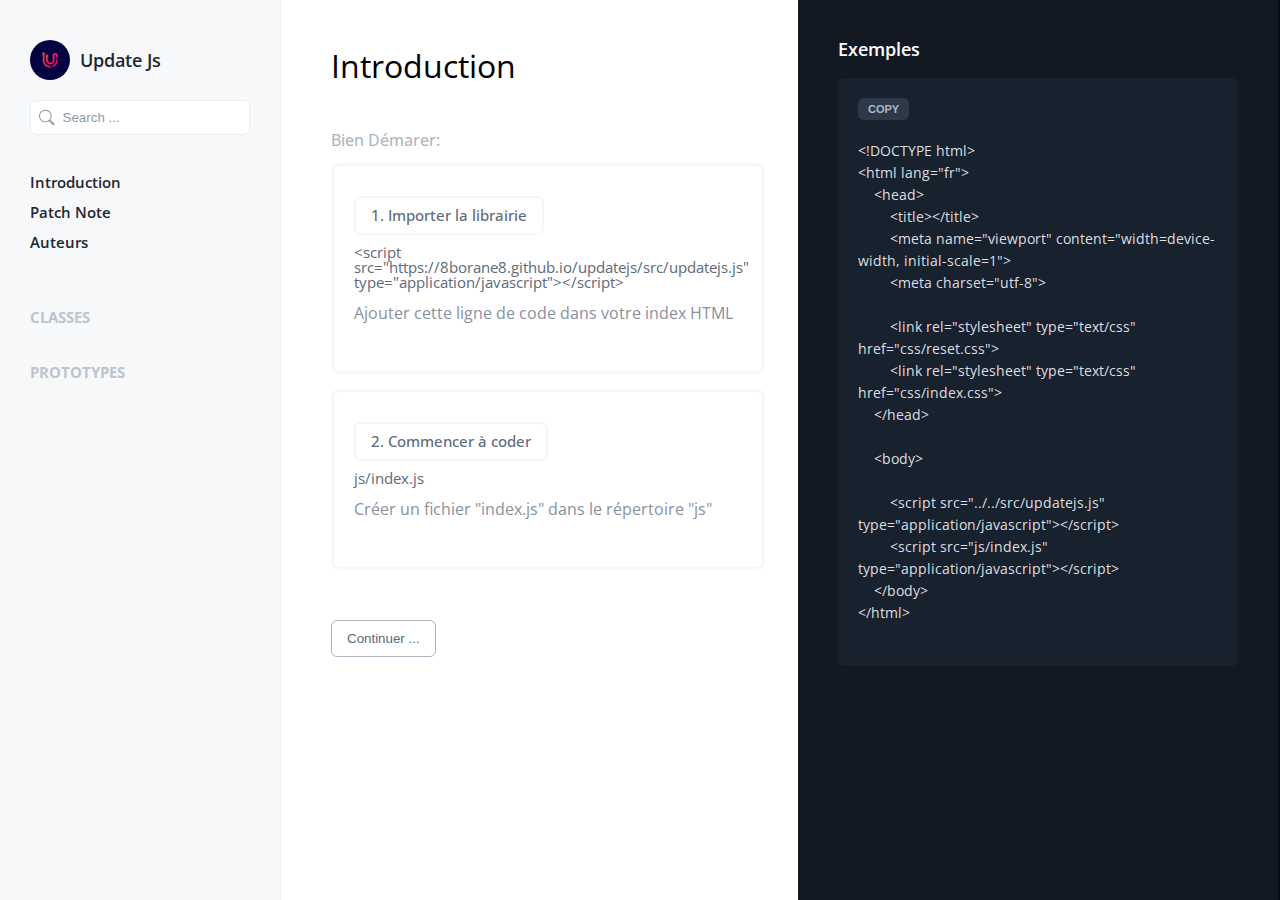
<file: exemples/doc/index.html>
<!DOCTYPE html>
<html lang="fr">
    <head>
        <title>Update Js - Documentation</title>
        <meta name="viewport" content="width=device-width, initial-scale=1">
        <meta charset="utf-8">

        <link rel="stylesheet" type="text/css" href="css/reset.css">
        <link rel="stylesheet" type="text/css" href="css/index.css">
    </head>

    <body>
        <section id="nav">
            <div id="nav-title-container">
                <img alt="logo" src="img/logo.png" width="40" height="40">
                <h1>Update Js</h1>
            </div>
            <div id="nav-search-container">
                <svg onclick="document.getElementById('search-input').focus();" xmlns="http://www.w3.org/2000/svg" width="16" height="16" fill="currentColor" class="bi bi-search" viewBox="0 0 16 16">
                    <path d="M11.742 10.344a6.5 6.5 0 1 0-1.397 1.398h-.001c.03.04.062.078.098.115l3.85 3.85a1 1 0 0 0 1.415-1.414l-3.85-3.85a1.007 1.007 0 0 0-.115-.1zM12 6.5a5.5 5.5 0 1 1-11 0 5.5 5.5 0 0 1 11 0z"/>
                </svg>
                <input type="text" id="search-input" placeholder="Search ...">
            </div>
            <div id="nav-chapiters-container">
                <p onclick="doc(0);">Introduction</p>
                <p onclick="doc(1);">Patch Note</p>
                <p onclick="doc(2);">Auteurs</p>
            </div>
            <div id="nav-code-container">
                <div id="nav-code-classes-container">
                    <h2 id="nav-code-classes-title">CLASSES</h2>
                </div>
                <div id="nav-code-prototypes-container">
                    <h2 id="nav-code-prototypes-title">PROTOTYPES</h2>
                </div>
            </div>
            <svg id="close-nav" xmlns="http://www.w3.org/2000/svg" width="16" height="16" fill="currentColor" class="bi bi-x-lg" viewBox="0 0 16 16">
                <path d="M2.146 2.854a.5.5 0 1 1 .708-.708L8 7.293l5.146-5.147a.5.5 0 0 1 .708.708L8.707 8l5.147 5.146a.5.5 0 0 1-.708.708L8 8.707l-5.146 5.147a.5.5 0 0 1-.708-.708L7.293 8 2.146 2.854Z"/>
            </svg>
        </section>
        <main>
            <div id="main-options-container">
                <svg id="main-options-search" xmlns="http://www.w3.org/2000/svg" width="16" height="16" fill="currentColor" class="bi bi-search" viewBox="0 0 16 16">
                    <path d="M11.742 10.344a6.5 6.5 0 1 0-1.397 1.398h-.001c.03.04.062.078.098.115l3.85 3.85a1 1 0 0 0 1.415-1.414l-3.85-3.85a1.007 1.007 0 0 0-.115-.1zM12 6.5a5.5 5.5 0 1 1-11 0 5.5 5.5 0 0 1 11 0z"/>
                </svg>
                <svg id="main-options-code" xmlns="http://www.w3.org/2000/svg" width="16" height="16" fill="currentColor" class="bi bi-code" viewBox="0 0 16 16">
                    <path d="M5.854 4.854a.5.5 0 1 0-.708-.708l-3.5 3.5a.5.5 0 0 0 0 .708l3.5 3.5a.5.5 0 0 0 .708-.708L2.707 8l3.147-3.146zm4.292 0a.5.5 0 0 1 .708-.708l3.5 3.5a.5.5 0 0 1 0 .708l-3.5 3.5a.5.5 0 0 1-.708-.708L13.293 8l-3.147-3.146z"/>
                </svg>
            </div>
            <h1 id="main-title"></h1>
            
            <div id="main-arg-full-container">
                
            </div>

            <button id="main-continue" next="1">Continuer ...</button>

        </main>
        <section id="exemple">
            <h1>Exemples</h1>
            <code>
                <button id="copy">COPY</button>
                <pre id="exemple-code-container" wrap="white-space">
&#x3C;!DOCTYPE html&#x3E;
&#x3C;html lang=&#x22;fr&#x22;&#x3E;
    &#x3C;head&#x3E;
        &#x3C;title&#x3E;&#x3C;/title&#x3E;
        &#x3C;meta name=&#x22;viewport&#x22; content=&#x22;width=device-width, initial-scale=1&#x22;&#x3E;
        &#x3C;meta charset=&#x22;utf-8&#x22;&#x3E;
                    
        &#x3C;link rel=&#x22;stylesheet&#x22; type=&#x22;text/css&#x22; href=&#x22;css/reset.css&#x22;&#x3E;
        &#x3C;link rel=&#x22;stylesheet&#x22; type=&#x22;text/css&#x22; href=&#x22;css/index.css&#x22;&#x3E;
    &#x3C;/head&#x3E;
                    
    &#x3C;body&#x3E;
            
        &#x3C;script src=&#x22;../../src/updatejs.js&#x22; type=&#x22;application/javascript&#x22;&#x3E;&#x3C;/script&#x3E;
        &#x3C;script src=&#x22;js/index.js&#x22; type=&#x22;application/javascript&#x22;&#x3E;&#x3C;/script&#x3E;
    &#x3C;/body&#x3E;
&#x3C;/html&#x3E;
                </pre>
            </code>
            <svg id="close-exemple" xmlns="http://www.w3.org/2000/svg" width="16" height="16" fill="currentColor" class="bi bi-x-lg" viewBox="0 0 16 16">
                <path d="M2.146 2.854a.5.5 0 1 1 .708-.708L8 7.293l5.146-5.147a.5.5 0 0 1 .708.708L8.707 8l5.147 5.146a.5.5 0 0 1-.708.708L8 8.707l-5.146 5.147a.5.5 0 0 1-.708-.708L7.293 8 2.146 2.854Z"/>
            </svg>
        </section>

        <script src="../../src/updatejs.js" type="application/javascript"></script>
        <script src="js/index.js" type="application/javascript"></script>
    </body>
</html>
</file>
<file: exemples/doc/css/index.css>
body{
    display: flex;
    justify-content: space-between;
    align-items: flex-start;
    flex-direction: row;
}

section#nav{
    background-color: #f7f8fa;
    height: calc(100vh - 40px * 2);
    border-right: solid 1px #f1f4f6;

    width: 220px;
    padding: 40px 30px;

    display: flex;
    justify-content: flex-start;
    align-items: flex-start;
    flex-direction: column;
    gap: 20px;
    overflow-y: auto;


    position: fixed;
    top: 0px;
    left: 0px;
}

section#nav div#nav-title-container, section#nav div#nav-search-container{
    display: flex;
    justify-content: center;
    align-items: center;
    flex-direction: row;
    gap: 10px;
}

section#nav div#nav-title-container img{
    border-radius: 50%;
}

section#nav div#nav-title-container h1{
    font-size: 18px;
    font-weight: 600;
    color: #212731;
}

section#nav div#nav-search-container{
    gap: 0px;
    width: 100%;
    display: flex;
    flex-direction: row;
    align-items: center;
    justify-content: flex-start;
}

section#nav div#nav-search-container svg{
    border: solid 1px #ebeef2;
    background-color: #ffffff;
    border-right-style: none;
    width: 17px;
    height: 17px;
    padding: 8px 0px 8px 8px;
    border-radius: 6px 0px 0px 6px;
    color: #909ba8;
}

section#nav div#nav-search-container input#search-input{
    border: solid 1px #ebeef2;
    background-color: #ffffff;
    border-left-style: none;
    width: calc(100% - 25px);
    height: 17px;
    padding: 8px;
    border-radius: 0px 6px 6px 0px;
    outline: none;
}

section#nav div#nav-search-container input#search-input::placeholder{
    color: #909ba8;
}

section#nav div#nav-chapiters-container, section#nav div#nav-code-container div{
    margin-top: 20px;
    display: flex;
    justify-content: center;
    align-items: flex-start;
    flex-direction: column;
    gap: 15px;
}

section#nav div#nav-chapiters-container p, section#nav div#nav-code-container div p{
    color: #212731;
    font-size: 15px;
    font-weight: 600;
    cursor: pointer;
    transition: all 0.15s linear;
    text-decoration: underline;
    text-underline-offset: 3px;
    text-decoration-color: #f7f8fa;
}

section#nav div#nav-chapiters-container p:hover, section#nav div#nav-code-container div p:hover{
    text-decoration-color: #212731;
}

section#nav div#nav-code-container{
    margin-top: 20px;
    display: flex;
    justify-content: center;
    align-items: flex-start;
    flex-direction: column;
    gap: 20px;
}

section#nav div#nav-code-container div h2{
    font-size: 15px;
    color: #bdc4cd;
    cursor: pointer;
    user-select: none;
}

section#nav div#nav-code-container div p{
    margin-left: 10px;
    display: flex;
    justify-content: center;
    align-items: center;
    gap: 10px;
}






main{
    background-color: #ffffff;
    padding: 50px 40px 50px 50px;
    height: calc(100vh - 50px * 2);

    display: flex;
    justify-content: flex-start;
    align-items: flex-start;
    flex-direction: column;
    gap: 20px;

    width: 100%;

    position: fixed;
    overflow-y: scroll;
    left: 281px;
    right: calc(100% - 281px - 40% - 40px - 50px - 41px);
    max-width: calc(100% - 281px - 400px - 40px * 2 - 50px - 41px);
}

main h1{
    font-size: 32px;
    font-weight: 400;
}

main p.main-subtitle{
    margin-top: 30px;
    font-size: 16px;
    font-weight: 500;
    color: #afb6c1;
}

main div.main-arg-container{
    display: flex;
    flex-direction: row;
    justify-content: flex-start;
    align-items: flex-start;
    padding: 30px 20px 50px 20px;
    width: calc(100% - 20px * 2);
    border: solid #f7f8fa 3px;
    border-radius: 8px;
    position: relative;
    flex-wrap: wrap;
}

main div.main-arg-container div:nth-child(1){
    width: 230px;
}

main div.main-arg-container div:nth-child(1) p{
    font-size: 14px;
    font-weight: 500;
    border: solid #f4f6f8 2px;
    border-radius: 6px;
    padding: 10px 15px;
    color: #6f7a8a;
}

main div.main-arg-container div{
    left: 250px;
    display: flex;
    justify-content: center;
    align-items: flex-start;
    gap: 15px;
    flex-direction: column;
}

main div.main-arg-container div p:nth-child(1){
    color: #5d697c;
    font-size: 15px;
}

main div.main-arg-container div p:nth-child(2){
    color: #87919e;
}

div.main-arg-container > div:nth-child(2){
    margin-bottom: 10px;
    position: relative;
    top: 10px;
    left: 0px;
}

main button{
    border: solid #afb6c1 1px;
    border-radius: 6px;
    padding: 10px 15px;
    background-color: white;
    cursor: pointer;
    margin-top: 30px;
    color: #5d697c;
    transition: all 0.2s linear;
}

main button:hover{
    color: black;
}

main div#main-arg-full-container, main div#main-arg-full-container > div{
    width: 100%;
    display: flex;
    flex-direction: column;
    justify-content: center;
    align-items: flex-start;
    gap: 15px;
}

main div#main-options-container{
    display: flex;
    flex-direction: row;
    justify-content: space-between;
    align-items: center;
    width: calc(100% - 30px * 2);
    position: absolute;
    top: 30px;
    left: 30px;
}

main div#main-options-container svg{
    cursor: pointer;
    transition: all 0.2s linear;
    display: none;
}

main div#main-options-container svg:nth-child(1){
    width: 18px;
    height: 18px;
}

main div#main-options-container svg:nth-child(2){
    width: 22px;
    height: 22px;
}

main div#main-options-container svg:hover{
    opacity: 0.6;
}




section#exemple{
    background-color: #121923;
    min-height: calc(100vh - 40px * 2);
    border-right: solid 2px #040c16;

    max-width: 400px;
    width: 40%;
    min-width: 200px;
    padding: 40px;

    display: flex;
    justify-content: flex-start;
    align-items: flex-start;
    flex-direction: column;
    gap: 20px;

    position: fixed;
    right: 0px;
    top: 0px;
    overflow-y: auto;
    height: calc(100vh - 40px * 2);
}

section#exemple h1{
    color: #ffffff;
    font-size: 18px;
    font-weight: 600;
}

section#exemple code{
    background-color: #18212e;
    width: calc(100% - 20px * 2);
    padding: 20px;
    border-radius: 6px;
    
    display: flex;
    justify-content: center;
    align-items: flex-start;
    flex-direction: column;
    gap: 20px;
}

section#exemple code button{
    background-color: #2b394b;
    padding: 5px 10px;
    border-radius: 6px;
    color: #b4b8c0;
    border-style: none;
    font-weight: 600;
    font-size: 11px;
    cursor: pointer;
}

section#exemple code pre{
    color: #dedfe0;
    font-size: 14px;
    line-height: 22px;
}

section#exemple code pre span.pre-specials-chars{
    color: #bc8634;
}

section#exemple code pre span.pre-string{
    color: #3c813d;
}

#close-exemple, #close-nav{
    position: absolute;
    top: 20px;
    right: 20px;
    color: #f7f8fa;
    cursor: pointer;
    display: none;
}

#close-nav{
    color: #040c16;
}

@media only screen and (max-width: 1250px){
    section#exemple{
        left: 0px;
        right: 0px;
        width: calc(100% - 40px * 2);
    }

    main{
        padding: 70px 20px;
        width: calc(100% - 281px - 20px * 2);
        max-width: none;
    }
    
    main div#main-options-container{
        justify-content: flex-end;
    }

    main div#main-options-container svg:nth-child(2){
        display: block;
    }

    #close-exemple{
        display: flex;
    }
}

@media only screen and (max-width: 600px){
    section#nav{
        left: 0px;
        right: 0px;
        width: calc(100% - 30px * 2);
        max-width: none;
        display: none;
        z-index: 2;
    }

    main{
        left: 0px;
        width: calc(100% - 20px * 2);
    }

    main div#main-options-container svg:nth-child(1){
        display: block;
    }

    main div#main-options-container{
        justify-content: space-between;
    }

    #close-nav{
        display: flex;
    }
}
</file>
